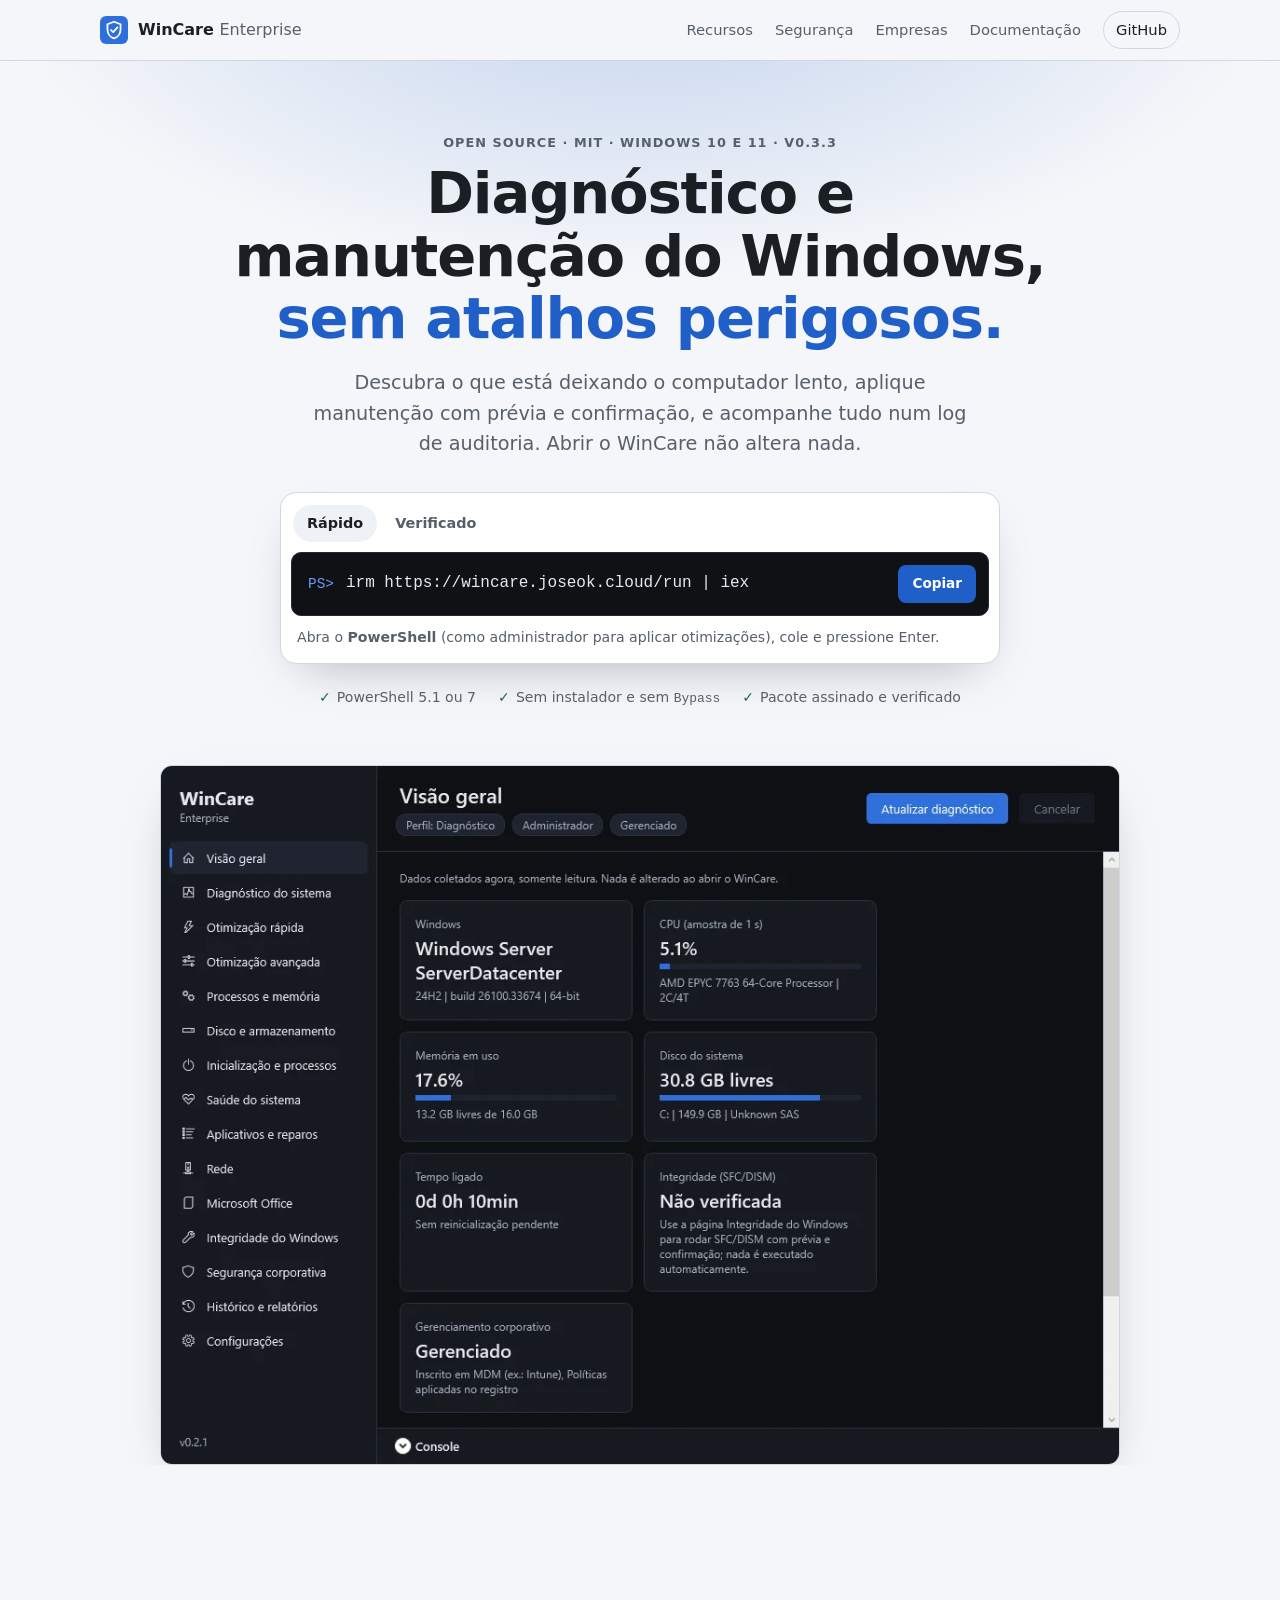
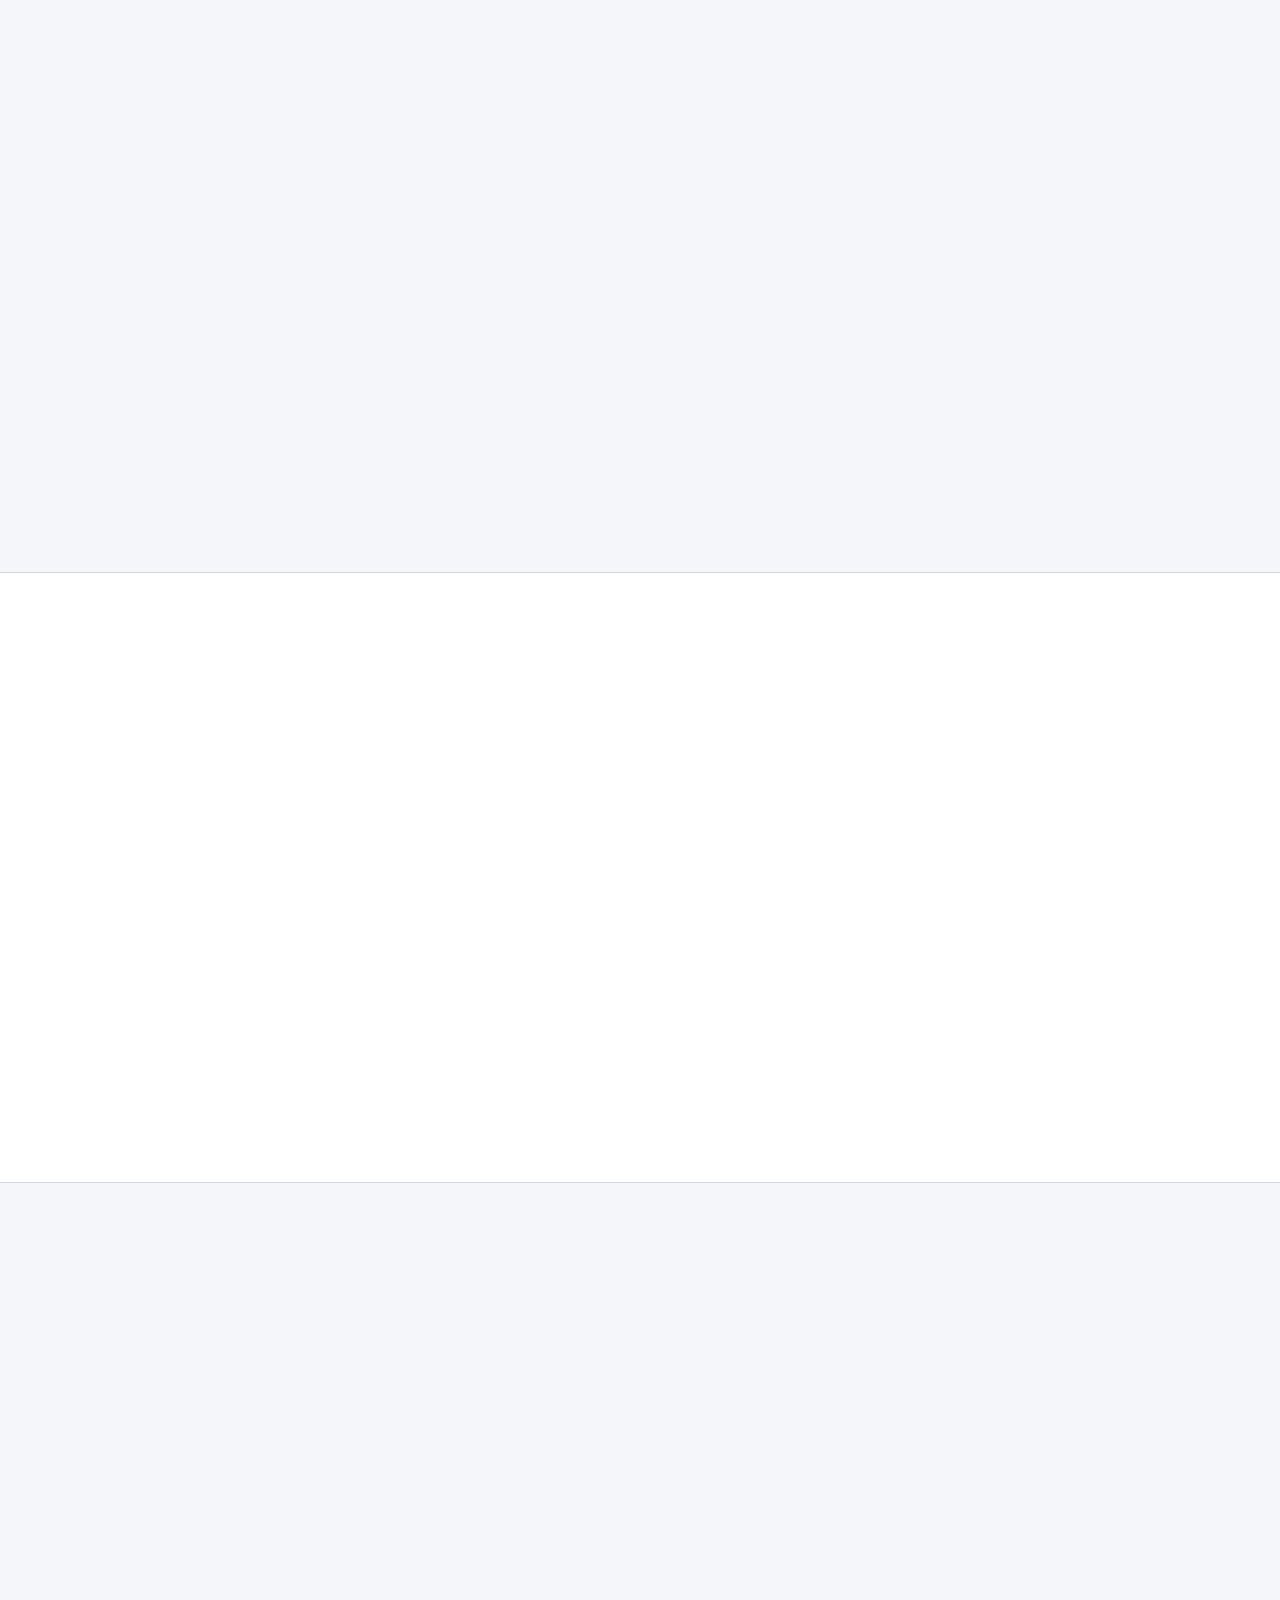
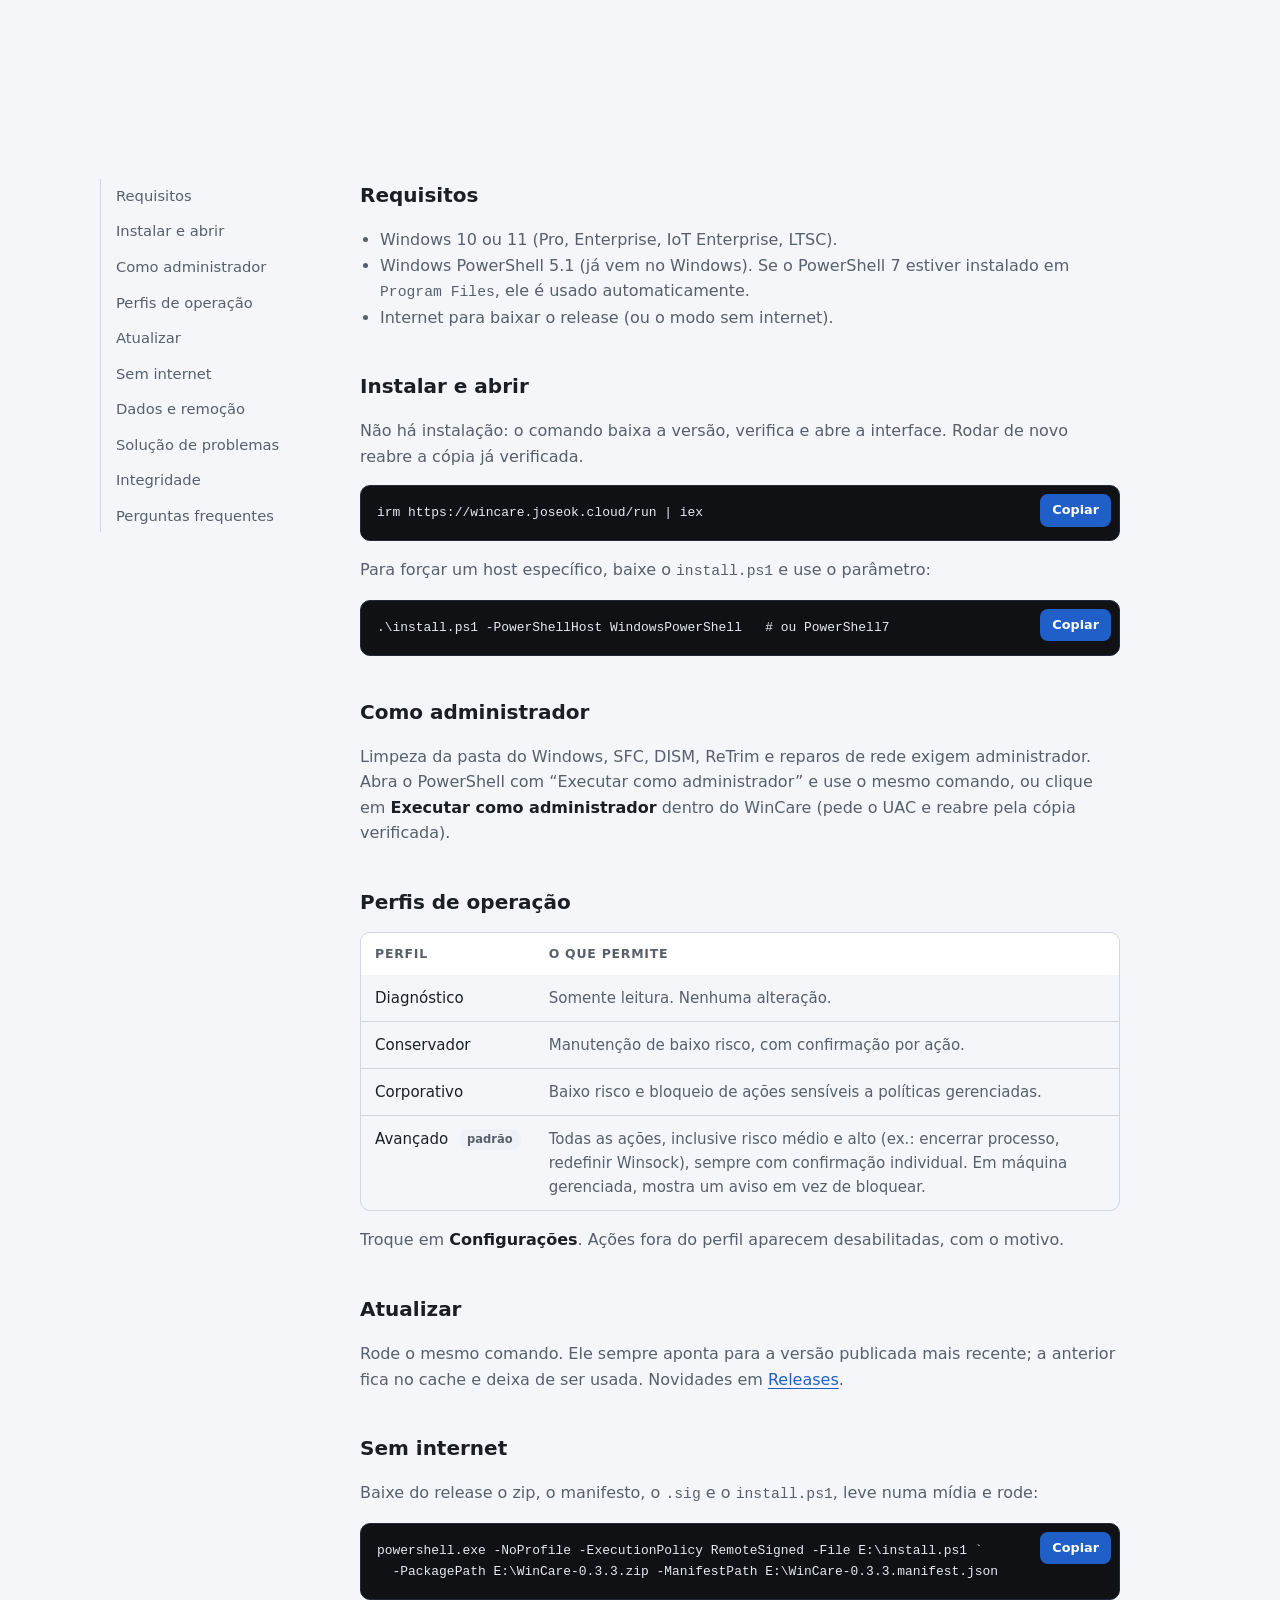
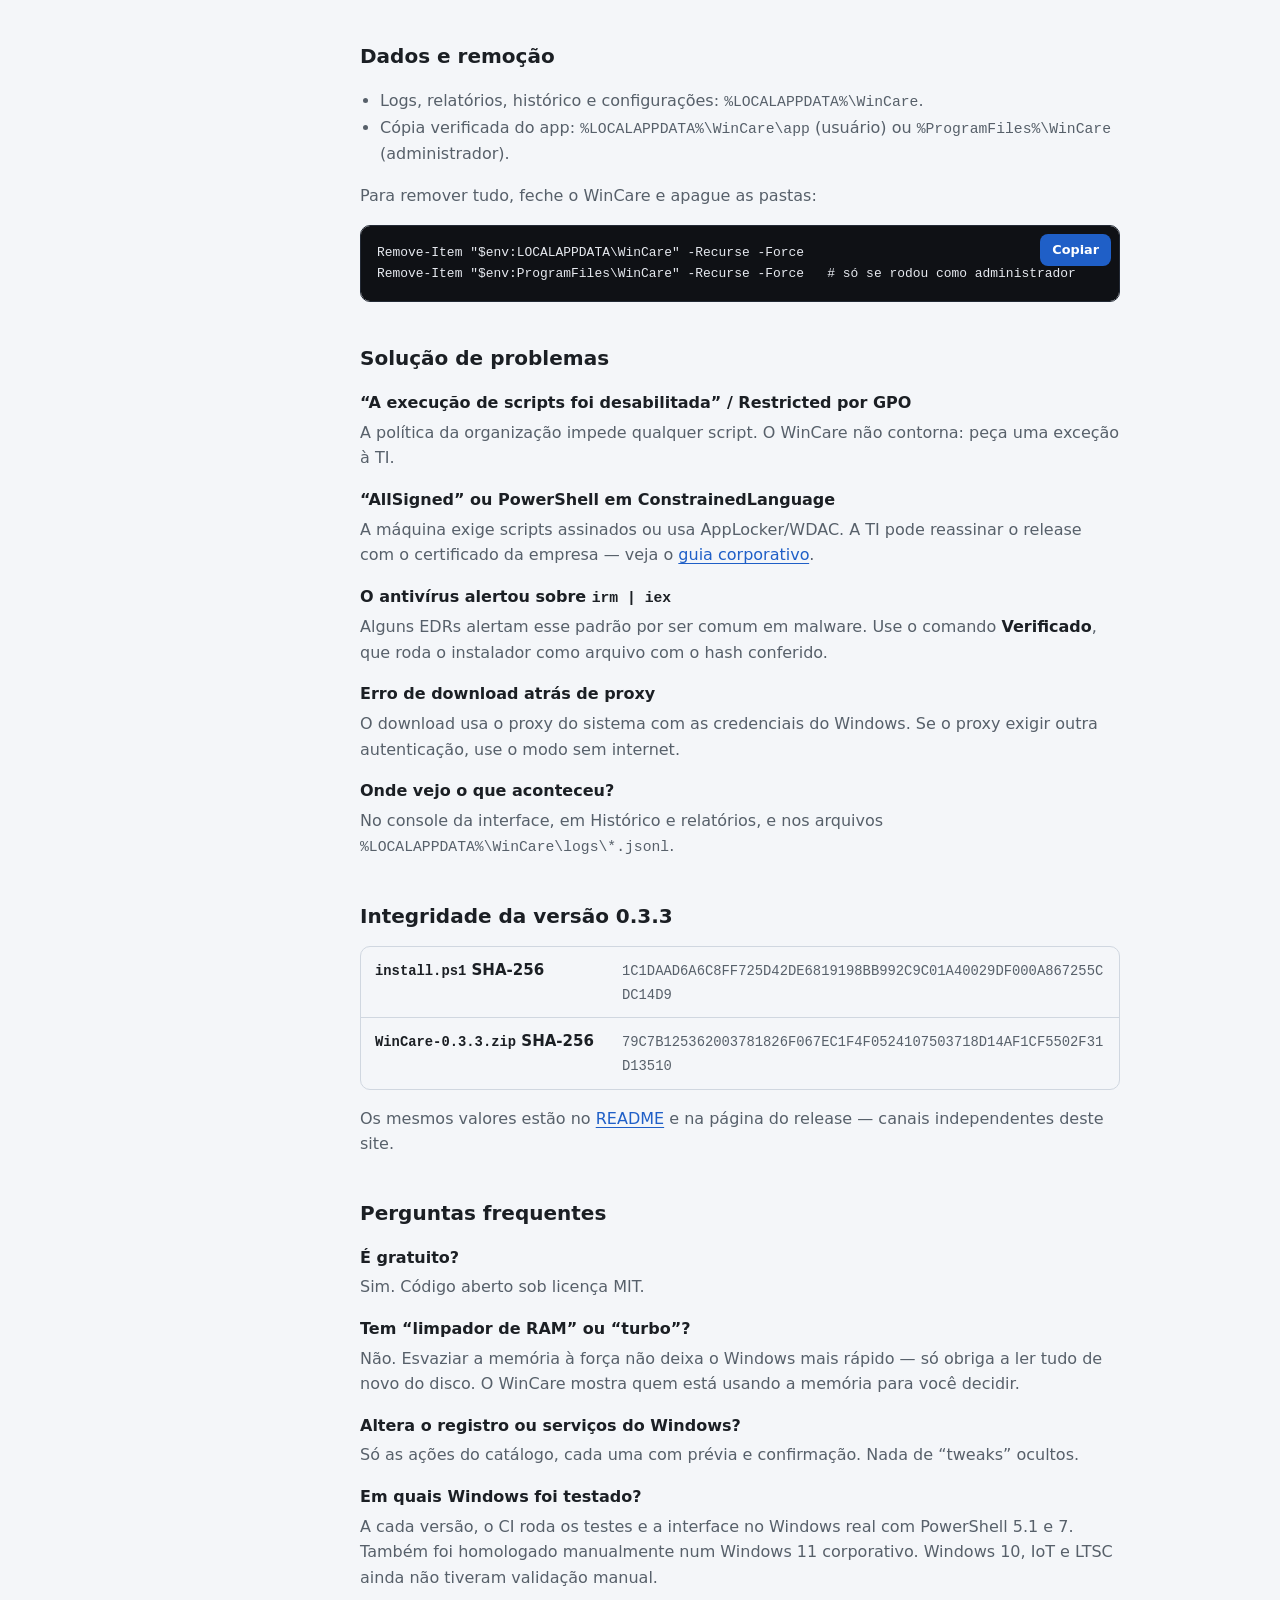
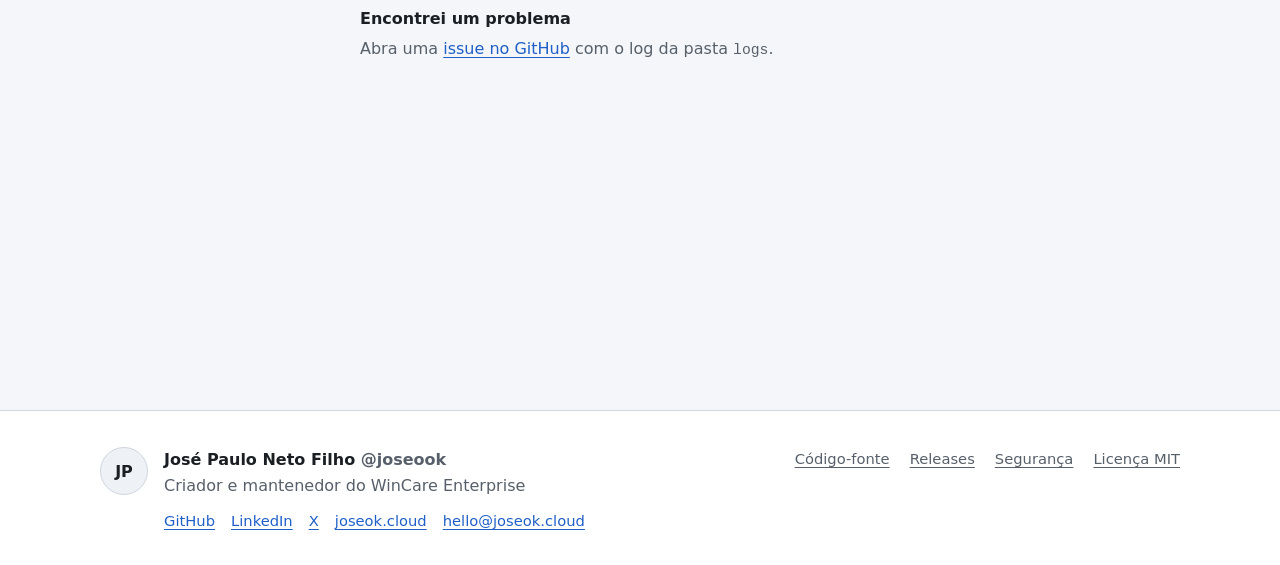
<file: index.html>
<!doctype html>
<html lang="pt-BR">
<head>
<meta charset="utf-8">
<meta name="viewport" content="width=device-width, initial-scale=1">
<meta http-equiv="Content-Security-Policy" content="default-src 'none'; style-src 'self'; script-src 'self'; img-src 'self'; base-uri 'none'; form-action 'none'">
<meta name="referrer" content="strict-origin-when-cross-origin">
<title>WinCare Enterprise — diagnóstico e manutenção do Windows</title>
<meta name="description" content="Ferramenta open source de diagnóstico, manutenção e otimização do Windows 10 e 11 para técnicos e empresas. Um comando, pacote assinado e verificado, nada muda sem a sua confirmação.">
<meta name="theme-color" content="#0F1115">
<meta property="og:title" content="WinCare Enterprise">
<meta property="og:description" content="Diagnóstico e manutenção do Windows, sem atalhos que contornem a segurança. Open source (MIT).">
<meta property="og:type" content="website">
<meta property="og:url" content="https://wincare.joseok.cloud/">
<link rel="stylesheet" href="styles.css?v=0.3.3">
<link rel="icon" href="assets/icon.svg?v=0.3.3" type="image/svg+xml">
<script src="app.js?v=0.3.3" defer></script>
</head>
<body>
<a class="skip" href="#instalar">Pular para o comando</a>

<header class="top">
  <div class="wrap top__in">
    <a class="brand" href="#" aria-label="WinCare Enterprise, início">
      <img src="assets/icon.svg?v=0.3.3" width="28" height="28" alt="">
      <span>WinCare <em>Enterprise</em></span>
    </a>
    <nav class="top__nav" aria-label="Seções">
      <a href="#recursos">Recursos</a>
      <a href="#seguranca">Segurança</a>
      <a href="#empresas">Empresas</a>
      <a href="#docs">Documentação</a>
      <a class="top__gh" href="https://github.com/joseook/WinCareEnterprise" rel="noopener">GitHub</a>
    </nav>
  </div>
</header>

<main>
  <!-- HERO: the command first (Mobbin refs: Giga install pill, Hermes Agent tabbed install box). -->
  <section class="hero" id="instalar">
    <div class="wrap hero__in">
      <p class="eyebrow reveal">Open source · MIT · Windows 10 e 11 · v0.3.3</p>
      <h1 class="reveal">Diagnóstico e manutenção do Windows, <span class="accent">sem atalhos perigosos.</span></h1>
      <p class="lead reveal">Descubra o que está deixando o computador lento, aplique manutenção com prévia e confirmação, e acompanhe tudo num log de auditoria. Abrir o WinCare não altera nada.</p>

      <div class="install reveal" data-tabs>
        <div class="install__tabs" role="tablist" aria-label="Forma de instalação">
          <button role="tab" id="tab-fast" aria-controls="pane-fast" aria-selected="true">Rápido</button>
          <button role="tab" id="tab-verified" aria-controls="pane-verified" aria-selected="false" tabindex="-1">Verificado</button>
        </div>
        <div class="install__pane" role="tabpanel" id="pane-fast" aria-labelledby="tab-fast">
          <div class="cmd">
            <span class="cmd__prompt" aria-hidden="true">PS&gt;</span>
            <code id="cmd-fast">irm https://wincare.joseok.cloud/run | iex</code>
            <button class="copy" data-copy="cmd-fast" aria-label="Copiar comando rápido">Copiar</button>
          </div>
          <p class="install__hint">Abra o <strong>PowerShell</strong> (como administrador para aplicar otimizações), cole e pressione Enter.</p>
        </div>
        <div class="install__pane" role="tabpanel" id="pane-verified" aria-labelledby="tab-verified" hidden>
          <div class="cmd cmd--long">
            <span class="cmd__prompt" aria-hidden="true">PS&gt;</span>
            <code id="cmd-verified">$f=&quot;$env:TEMP\wincare-install.ps1&quot;; iwr https://wincare.joseok.cloud/install.ps1 -UseBasicParsing -OutFile $f; if ((Get-FileHash $f -Algorithm SHA256).Hash -eq &#39;1C1DAAD6A6C8FF725D42DE6819198BB992C9C01A40029DF000A867255CDC14D9&#39;) { powershell.exe -NoProfile -ExecutionPolicy RemoteSigned -File $f } else { Write-Error &#39;install.ps1 nao confere - nada foi executado&#39; }</code>
            <button class="copy" data-copy="cmd-verified" aria-label="Copiar comando verificado">Copiar</button>
          </div>
          <p class="install__hint">O hash do <code>install.ps1</code> fica fixado no próprio comando. Indicado para auditoria e ambientes corporativos.</p>
        </div>
      </div>

      <ul class="meta reveal">
        <li>PowerShell 5.1 ou 7</li>
        <li>Sem instalador e sem <code>Bypass</code></li>
        <li>Pacote assinado e verificado</li>
      </ul>
    </div>
    <figure class="shot shot--hero reveal">
      <img src="assets/overview.webp?v=0.3.3" width="1028" height="749" alt="Tela Visão geral do WinCare: Windows, CPU, memória, disco, tempo ligado e gerenciamento corporativo" fetchpriority="high">
    </figure>
  </section>

  <section class="steps wrap" aria-labelledby="steps-title">
    <h2 id="steps-title" class="sr">Como funciona</h2>
    <ol class="steps__list">
      <li class="reveal"><span class="steps__n">1</span><h3>Cole o comando</h3><p>O <code>install.ps1</code> da versão é baixado e só roda se o SHA-256 conferir.</p></li>
      <li class="reveal"><span class="steps__n">2</span><h3>O pacote é verificado</h3><p>Assinatura RSA do manifesto, hash do zip e de cada arquivo. Qualquer diferença: nada é executado.</p></li>
      <li class="reveal"><span class="steps__n">3</span><h3>Diagnóstico, depois ação</h3><p>A interface abre em modo leitura. Cada ação mostra a prévia e pede confirmação.</p></li>
    </ol>
  </section>

  <section class="features wrap" id="recursos" aria-labelledby="feat-title">
    <header class="section-head reveal">
      <p class="eyebrow">Recursos</p>
      <h2 id="feat-title">Tudo que um técnico confere, num lugar só</h2>
      <p class="muted">Dezesseis páginas, em português e inglês, tema escuro e claro.</p>
    </header>
    <div class="grid">
      <article class="card reveal"><h3>Diagnóstico</h3><p>Edição e build do Windows, CPU, memória, discos HDD/SSD, tempo ligado, reinício pendente e sinais de gerenciamento, com alertas de limite documentado.</p></article>
      <article class="card reveal"><h3>Processos e memória</h3><p>Quem está consumindo RAM, suspeita de vazamento, programas em segundo plano sem assinatura e CPU agora. Encerra um processo com proteção a sistema e segurança.</p></article>
      <article class="card reveal"><h3>Saúde do sistema</h3><p>Telas azuis, desligamentos inesperados, erros de disco e hardware, drivers com problema, desgaste do SSD, bateria e tarefas de inicialização de terceiros.</p></article>
      <article class="card reveal"><h3>Otimização</h3><p>Limpeza de temporários com prévia do espaço, ReTrim em SSD, comparação antes/depois e ponto de restauração quando a Proteção do Sistema está ligada.</p></article>
      <article class="card reveal"><h3>Integridade do Windows</h3><p>SFC, DISM e CHKDSK oficiais, com a saída interpretada e registrada. Em máquina gerenciada, os reparos pedem confirmação com aviso (bloqueio total no perfil Corporativo).</p></article>
      <article class="card reveal"><h3>Aplicativos e reparos</h3><p>Programas instalados, desinstaladores quebrados, atualizações via winget (só as que você escolher) e redefinição de apps da Store.</p></article>
      <article class="card reveal"><h3>Rede</h3><p>Adaptadores, testes de gateway, DNS e internet, proxy e VPN. Limpa o cache DNS, renova IP e redefine o Winsock com confirmação.</p></article>
      <article class="card reveal"><h3>Microsoft Office</h3><p>Versão, canal, suplementos e o tempo de abertura do Word em modo normal e seguro, para achar o que deixa o Word lento.</p></article>
    </div>
  </section>

  <section class="gallery wrap" aria-labelledby="gal-title">
    <header class="section-head reveal">
      <p class="eyebrow">Capturas reais</p>
      <h2 id="gal-title">Renderizadas no Windows pelo CI a cada versão</h2>
    </header>
    <div class="gallery__grid">
      <figure class="shot reveal"><img src="assets/processes.webp?v=0.3.3" width="1028" height="749" loading="lazy" decoding="async" alt="Página Processos e memória com visão geral da memória e maiores consumidores"><figcaption>Processos e memória</figcaption></figure>
      <figure class="shot reveal"><img src="assets/health.webp?v=0.3.3" width="1028" height="749" loading="lazy" decoding="async" alt="Página Saúde do sistema com eventos críticos, falhas de aplicativos e drivers"><figcaption>Saúde do sistema</figcaption></figure>
      <figure class="shot reveal"><img src="assets/network.webp?v=0.3.3" width="1028" height="749" loading="lazy" decoding="async" alt="Página Rede com adaptadores e testes de conectividade"><figcaption>Rede</figcaption></figure>
      <figure class="shot reveal"><img src="assets/apps-light.webp?v=0.3.3" width="1028" height="749" loading="lazy" decoding="async" alt="Página Aplicativos e reparos no tema claro com a lista de programas instalados"><figcaption>Aplicativos e reparos (tema claro)</figcaption></figure>
    </div>
  </section>

  <section class="band" id="seguranca" aria-labelledby="sec-title">
    <div class="wrap band__in">
      <header class="section-head reveal">
        <p class="eyebrow">Segurança</p>
        <h2 id="sec-title">Feito para rodar como administrador em parque corporativo</h2>
      </header>
      <ul class="checks">
        <li class="reveal"><strong>Nunca desativa proteções.</strong> Nenhum perfil mexe em Defender, Firewall, BitLocker, Windows Update, GPO, MDM, EDR, VPN ou autenticação — o catálogo rejeita ações que tentem.</li>
        <li class="reveal"><strong>Política de execução respeitada.</strong> Usa <code>RemoteSigned</code> só no processo; GPO, AppLocker e WDAC continuam valendo. Sem <code>Bypass</code>.</li>
        <li class="reveal"><strong>Release assinado.</strong> Manifesto com RSA-3072 e chave pública fixada no <code>install.ps1</code>; hash de cada arquivo; nenhum arquivo extra aceito.</li>
        <li class="reveal"><strong>Prévia, confirmação e auditoria.</strong> Cada ação mostra o que faria, pede confirmação individual e fica no log JSONL local.</li>
        <li class="reveal"><strong>Elevação segura.</strong> Como administrador, a cópia verificada fica em <code>Program Files</code>; o processo elevado nunca executa arquivo gravável pelo usuário.</li>
        <li class="reveal"><strong>Sem telemetria.</strong> Diagnóstico e relatórios ficam no computador. Nada é enviado.</li>
      </ul>
    </div>
  </section>

  <section class="corp wrap" id="empresas" aria-labelledby="corp-title">
    <header class="section-head reveal">
      <p class="eyebrow">Empresas</p>
      <h2 id="corp-title">Funciona com as regras da sua TI</h2>
    </header>
    <div class="grid grid--3">
      <article class="card reveal"><h3>Perfil Corporativo</h3><p>Só ações de baixo risco e bloqueio de tudo que conflita com políticas gerenciadas, mesmo sem detectar o gerenciamento.</p></article>
      <article class="card reveal"><h3>AllSigned e AppLocker</h3><p>A TI verifica o release e reassina com o certificado da própria organização. O WinCare detecta e explica o bloqueio em vez de contornar.</p></article>
      <article class="card reveal"><h3>Proxy, offline e Intune</h3><p>Proxy com autenticação Windows, instalação a partir de mídia e distribuição da pasta assinada por Intune, ConfigMgr ou GPO.</p></article>
    </div>
    <p class="more reveal"><a href="https://github.com/joseook/WinCareEnterprise/blob/main/docs/CORPORATIVO.md" rel="noopener">Guia corporativo completo →</a></p>
  </section>

  <!-- DOCS: sticky table of contents + content (Mobbin refs: Base44 code blocks, Snowflake doc sections). -->
  <section class="docs wrap" id="docs" aria-labelledby="docs-title">
    <header class="section-head reveal">
      <p class="eyebrow">Documentação</p>
      <h2 id="docs-title">Guia rápido de uso</h2>
    </header>
    <div class="docs__layout">
      <nav class="toc" aria-label="Sumário da documentação">
        <a href="#d-requisitos">Requisitos</a>
        <a href="#d-instalar">Instalar e abrir</a>
        <a href="#d-admin">Como administrador</a>
        <a href="#d-perfis">Perfis de operação</a>
        <a href="#d-atualizar">Atualizar</a>
        <a href="#d-offline">Sem internet</a>
        <a href="#d-dados">Dados e remoção</a>
        <a href="#d-problemas">Solução de problemas</a>
        <a href="#d-integridade">Integridade</a>
        <a href="#d-faq">Perguntas frequentes</a>
      </nav>
      <div class="doc">
        <h3 id="d-requisitos">Requisitos</h3>
        <ul>
          <li>Windows 10 ou 11 (Pro, Enterprise, IoT Enterprise, LTSC).</li>
          <li>Windows PowerShell 5.1 (já vem no Windows). Se o PowerShell 7 estiver instalado em <code>Program Files</code>, ele é usado automaticamente.</li>
          <li>Internet para baixar o release (ou o modo sem internet).</li>
        </ul>

        <h3 id="d-instalar">Instalar e abrir</h3>
        <p>Não há instalação: o comando baixa a versão, verifica e abre a interface. Rodar de novo reabre a cópia já verificada.</p>
        <div class="code"><button class="copy" data-copy="d1" aria-label="Copiar">Copiar</button><pre><code id="d1">irm https://wincare.joseok.cloud/run | iex</code></pre></div>
        <p>Para forçar um host específico, baixe o <code>install.ps1</code> e use o parâmetro:</p>
        <div class="code"><button class="copy" data-copy="d2" aria-label="Copiar">Copiar</button><pre><code id="d2">.\install.ps1 -PowerShellHost WindowsPowerShell   # ou PowerShell7</code></pre></div>

        <h3 id="d-admin">Como administrador</h3>
        <p>Limpeza da pasta do Windows, SFC, DISM, ReTrim e reparos de rede exigem administrador. Abra o PowerShell com “Executar como administrador” e use o mesmo comando, ou clique em <strong>Executar como administrador</strong> dentro do WinCare (pede o UAC e reabre pela cópia verificada).</p>

        <h3 id="d-perfis">Perfis de operação</h3>
        <div class="table">
          <table>
            <thead><tr><th>Perfil</th><th>O que permite</th></tr></thead>
            <tbody>
              <tr><td>Diagnóstico</td><td>Somente leitura. Nenhuma alteração.</td></tr>
              <tr><td>Conservador</td><td>Manutenção de baixo risco, com confirmação por ação.</td></tr>
              <tr><td>Corporativo</td><td>Baixo risco e bloqueio de ações sensíveis a políticas gerenciadas.</td></tr>
              <tr><td>Avançado <span class="tag">padrão</span></td><td>Todas as ações, inclusive risco médio e alto (ex.: encerrar processo, redefinir Winsock), sempre com confirmação individual. Em máquina gerenciada, mostra um aviso em vez de bloquear.</td></tr>
            </tbody>
          </table>
        </div>
        <p>Troque em <strong>Configurações</strong>. Ações fora do perfil aparecem desabilitadas, com o motivo.</p>

        <h3 id="d-atualizar">Atualizar</h3>
        <p>Rode o mesmo comando. Ele sempre aponta para a versão publicada mais recente; a anterior fica no cache e deixa de ser usada. Novidades em <a href="https://github.com/joseook/WinCareEnterprise/releases" rel="noopener">Releases</a>.</p>

        <h3 id="d-offline">Sem internet</h3>
        <p>Baixe do release o zip, o manifesto, o <code>.sig</code> e o <code>install.ps1</code>, leve numa mídia e rode:</p>
        <div class="code"><button class="copy" data-copy="d3" aria-label="Copiar">Copiar</button><pre><code id="d3">powershell.exe -NoProfile -ExecutionPolicy RemoteSigned -File E:\install.ps1 `
  -PackagePath E:\WinCare-0.3.3.zip -ManifestPath E:\WinCare-0.3.3.manifest.json</code></pre></div>

        <h3 id="d-dados">Dados e remoção</h3>
        <ul>
          <li>Logs, relatórios, histórico e configurações: <code>%LOCALAPPDATA%\WinCare</code>.</li>
          <li>Cópia verificada do app: <code>%LOCALAPPDATA%\WinCare\app</code> (usuário) ou <code>%ProgramFiles%\WinCare</code> (administrador).</li>
        </ul>
        <p>Para remover tudo, feche o WinCare e apague as pastas:</p>
        <div class="code"><button class="copy" data-copy="d4" aria-label="Copiar">Copiar</button><pre><code id="d4">Remove-Item "$env:LOCALAPPDATA\WinCare" -Recurse -Force
Remove-Item "$env:ProgramFiles\WinCare" -Recurse -Force   # só se rodou como administrador</code></pre></div>

        <h3 id="d-problemas">Solução de problemas</h3>
        <dl class="faq">
          <dt>“A execução de scripts foi desabilitada” / Restricted por GPO</dt>
          <dd>A política da organização impede qualquer script. O WinCare não contorna: peça uma exceção à TI.</dd>
          <dt>“AllSigned” ou PowerShell em ConstrainedLanguage</dt>
          <dd>A máquina exige scripts assinados ou usa AppLocker/WDAC. A TI pode reassinar o release com o certificado da empresa — veja o <a href="https://github.com/joseook/WinCareEnterprise/blob/main/docs/CORPORATIVO.md" rel="noopener">guia corporativo</a>.</dd>
          <dt>O antivírus alertou sobre <code>irm | iex</code></dt>
          <dd>Alguns EDRs alertam esse padrão por ser comum em malware. Use o comando <strong>Verificado</strong>, que roda o instalador como arquivo com o hash conferido.</dd>
          <dt>Erro de download atrás de proxy</dt>
          <dd>O download usa o proxy do sistema com as credenciais do Windows. Se o proxy exigir outra autenticação, use o modo sem internet.</dd>
          <dt>Onde vejo o que aconteceu?</dt>
          <dd>No console da interface, em Histórico e relatórios, e nos arquivos <code>%LOCALAPPDATA%\WinCare\logs\*.jsonl</code>.</dd>
        </dl>

        <h3 id="d-integridade">Integridade da versão 0.3.3</h3>
        <div class="table">
          <table>
            <tbody>
              <tr><th scope="row"><code>install.ps1</code> SHA-256</th><td><code class="hash">1C1DAAD6A6C8FF725D42DE6819198BB992C9C01A40029DF000A867255CDC14D9</code></td></tr>
              <tr><th scope="row"><code>WinCare-0.3.3.zip</code> SHA-256</th><td><code class="hash">79C7B125362003781826F067EC1F4F0524107503718D14AF1CF5502F31D13510</code></td></tr>
            </tbody>
          </table>
        </div>
        <p>Os mesmos valores estão no <a href="https://github.com/joseook/WinCareEnterprise#readme" rel="noopener">README</a> e na página do release — canais independentes deste site.</p>

        <h3 id="d-faq">Perguntas frequentes</h3>
        <dl class="faq">
          <dt>É gratuito?</dt>
          <dd>Sim. Código aberto sob licença MIT.</dd>
          <dt>Tem “limpador de RAM” ou “turbo”?</dt>
          <dd>Não. Esvaziar a memória à força não deixa o Windows mais rápido — só obriga a ler tudo de novo do disco. O WinCare mostra quem está usando a memória para você decidir.</dd>
          <dt>Altera o registro ou serviços do Windows?</dt>
          <dd>Só as ações do catálogo, cada uma com prévia e confirmação. Nada de “tweaks” ocultos.</dd>
          <dt>Em quais Windows foi testado?</dt>
          <dd>A cada versão, o CI roda os testes e a interface no Windows real com PowerShell 5.1 e 7. Também foi homologado manualmente num Windows 11 corporativo. Windows 10, IoT e LTSC ainda não tiveram validação manual.</dd>
          <dt>Encontrei um problema</dt>
          <dd>Abra uma <a href="https://github.com/joseook/WinCareEnterprise/issues" rel="noopener">issue no GitHub</a> com o log da pasta <code>logs</code>.</dd>
        </dl>
      </div>
    </div>
  </section>

  <section class="cta wrap reveal" aria-labelledby="cta-title">
    <h2 id="cta-title">Pronto para testar?</h2>
    <div class="cmd">
      <span class="cmd__prompt" aria-hidden="true">PS&gt;</span>
      <code id="cmd-cta">irm https://wincare.joseok.cloud/run | iex</code>
      <button class="copy" data-copy="cmd-cta" aria-label="Copiar comando">Copiar</button>
    </div>
  </section>
</main>

<footer class="foot">
  <div class="wrap foot__in">
    <div class="dev">
      <span class="dev__avatar" aria-hidden="true">JP</span>
      <div>
        <p class="dev__name">José Paulo Neto Filho <span class="muted">@joseook</span></p>
        <p class="muted">Criador e mantenedor do WinCare Enterprise</p>
        <ul class="social">
          <li><a href="https://github.com/joseook" rel="noopener me">GitHub</a></li>
          <li><a href="https://www.linkedin.com/in/joseok/" rel="noopener me">LinkedIn</a></li>
          <li><a href="https://x.com/joseokdev" rel="noopener me">X</a></li>
          <li><a href="https://joseok.cloud" rel="noopener me">joseok.cloud</a></li>
          <li><a href="mailto:hello@joseok.cloud">hello@joseok.cloud</a></li>
        </ul>
      </div>
    </div>
    <div class="foot__links">
      <a href="https://github.com/joseook/WinCareEnterprise" rel="noopener">Código-fonte</a>
      <a href="https://github.com/joseook/WinCareEnterprise/releases" rel="noopener">Releases</a>
      <a href="https://github.com/joseook/WinCareEnterprise/blob/main/SECURITY.md" rel="noopener">Segurança</a>
      <a href="https://github.com/joseook/WinCareEnterprise/blob/main/LICENSE" rel="noopener">Licença MIT</a>
    </div>
  </div>
</footer>
<div class="toast" role="status" aria-live="polite"></div>
</body>
</html>
</file>
<file: styles.css>
/* WinCare site. Tokens mirror the app themes (Dark.xaml / Light.xaml). */
:root{
  --bg:#0F1115;--surface:#171A21;--surface-2:#1F2430;--border:#2C3342;--text:#E6E9EF;--muted:#A3ACBB;
  --accent:#4D8BF0;--accent-strong:#2F6FDB;--on-accent:#fff;--ok:#3DBE8B;--code-bg:#0B0D11;
  --radius:12px;--wrap:1120px;--shadow:0 20px 60px -20px rgba(0,0,0,.6);
  --font:"Segoe UI Variable Text","Segoe UI",system-ui,-apple-system,Roboto,"Helvetica Neue",Arial,sans-serif;
  --mono:"Cascadia Code","Cascadia Mono",Consolas,"SFMono-Regular",Menlo,monospace;
  color-scheme:dark;
}
@media (prefers-color-scheme:light){
  :root{--bg:#F4F6F9;--surface:#FFFFFF;--surface-2:#EEF1F5;--border:#D0D7E0;--text:#1B1F24;--muted:#57606A;
    --accent:#1F5FC7;--accent-strong:#1F5FC7;--ok:#17703F;--code-bg:#0F1115;--shadow:0 20px 50px -24px rgba(16,24,40,.35);color-scheme:light}
}
*{box-sizing:border-box}
html{scroll-behavior:smooth;-webkit-text-size-adjust:100%}
body{margin:0;background:var(--bg);color:var(--text);font:16px/1.6 var(--font);text-rendering:optimizeLegibility}
img{max-width:100%;height:auto;display:block}
a{color:var(--accent);text-underline-offset:3px}
a:hover{text-decoration-thickness:2px}
code{font-family:var(--mono);font-size:.92em}
:focus-visible{outline:2px solid var(--accent);outline-offset:3px;border-radius:4px}
.wrap{width:100%;max-width:var(--wrap);margin:0 auto;padding:0 20px}
.sr{position:absolute;width:1px;height:1px;overflow:hidden;clip:rect(0 0 0 0);white-space:nowrap}
.skip{position:absolute;left:-999px;top:8px;background:var(--accent-strong);color:#fff;padding:8px 12px;border-radius:8px;z-index:20}
.skip:focus{left:8px}
.muted{color:var(--muted)}
.accent{color:var(--accent)}
.eyebrow{margin:0 0 10px;font-size:.8rem;font-weight:600;letter-spacing:.08em;text-transform:uppercase;color:var(--muted)}

/* Top bar */
.top{position:sticky;top:0;z-index:10;background:color-mix(in srgb,var(--bg) 82%,transparent);backdrop-filter:saturate(1.4) blur(10px);border-bottom:1px solid var(--border)}
.top__in{display:flex;align-items:center;justify-content:space-between;height:60px;gap:16px}
.brand{display:flex;align-items:center;gap:10px;color:var(--text);text-decoration:none;font-weight:700}
.brand em{font-style:normal;font-weight:500;color:var(--muted)}
.top__nav{display:flex;align-items:center;gap:22px;font-size:.92rem}
.top__nav a{color:var(--muted);text-decoration:none}
.top__nav a:hover{color:var(--text)}
.top__gh{border:1px solid var(--border);padding:6px 12px;border-radius:999px;color:var(--text)!important}
@media (max-width:760px){.top__nav a:not(.top__gh):not([href="#docs"]){display:none}}

/* Hero */
.hero{padding:72px 0 0;overflow:hidden;background:radial-gradient(900px 420px at 50% -80px,color-mix(in srgb,var(--accent) 22%,transparent),transparent 70%)}
.hero__in{text-align:center;max-width:860px}
h1{font-size:clamp(2.1rem,5.2vw,3.6rem);line-height:1.08;letter-spacing:-.02em;margin:0 0 18px;text-wrap:balance}
.lead{font-size:clamp(1.05rem,2vw,1.2rem);color:var(--muted);max-width:680px;margin:0 auto 32px;text-wrap:pretty}
.install{max-width:720px;margin:0 auto;text-align:left;background:var(--surface);border:1px solid var(--border);border-radius:16px;padding:10px;box-shadow:var(--shadow)}
.install__tabs{display:flex;gap:4px;padding:2px 2px 10px}
.install__tabs button{font:inherit;font-size:.9rem;font-weight:600;color:var(--muted);background:transparent;border:0;padding:7px 14px;border-radius:999px;cursor:pointer}
.install__tabs button[aria-selected="true"]{background:var(--surface-2);color:var(--text)}
.install__hint{margin:10px 6px 4px;font-size:.88rem;color:var(--muted)}
.cmd{display:flex;align-items:center;gap:12px;background:var(--code-bg);color:#E6E9EF;border:1px solid #232a36;border-radius:10px;padding:12px 12px 12px 16px;min-width:0}
.cmd code{flex:1;min-width:0;font-size:1rem;white-space:nowrap;overflow-x:auto;scrollbar-width:thin;padding:2px 0}
.cmd--long code{font-size:.82rem}
.cmd__prompt{color:#6B9BFF;font-family:var(--mono);font-size:.9rem;user-select:none}
.copy{flex:none;font:inherit;font-size:.85rem;font-weight:600;color:#fff;background:var(--accent-strong);border:0;border-radius:8px;padding:8px 14px;cursor:pointer;transition:transform .15s ease,background .15s ease}
.copy:hover{background:#2560c4}
.copy:active{transform:scale(.97)}
.copy[data-done]{background:#17703F}
.meta{list-style:none;display:flex;flex-wrap:wrap;justify-content:center;gap:8px 22px;padding:0;margin:22px 0 0;font-size:.88rem;color:var(--muted)}
.meta li::before{content:"✓";color:var(--ok);margin-right:6px;font-weight:700}
.shot{margin:0}
.shot img{border-radius:var(--radius);border:1px solid var(--border);box-shadow:var(--shadow)}
.shot--hero{max-width:1000px;margin:56px auto 0;padding:0 20px;transform-origin:50% 0}
.shot figcaption{margin-top:10px;font-size:.9rem;color:var(--muted)}

/* Sections */
section{scroll-margin-top:76px}
.steps{padding:72px 20px 8px}
.steps__list{list-style:none;padding:0;margin:0;display:grid;gap:16px;grid-template-columns:repeat(3,1fr)}
.steps__list li{background:var(--surface);border:1px solid var(--border);border-radius:var(--radius);padding:22px}
.steps__n{display:inline-grid;place-items:center;width:30px;height:30px;border-radius:50%;background:color-mix(in srgb,var(--accent) 18%,transparent);color:var(--accent);font-weight:700;margin-bottom:10px}
.steps h3,.card h3{margin:0 0 6px;font-size:1.05rem}
.steps p,.card p{margin:0;color:var(--muted);font-size:.95rem}
.section-head{max-width:720px;margin:0 0 28px}
.section-head h2{font-size:clamp(1.6rem,3.4vw,2.2rem);line-height:1.15;letter-spacing:-.01em;margin:0 0 8px;text-wrap:balance}
.features,.gallery,.corp,.docs{padding:88px 20px 0}
.grid{display:grid;gap:16px;grid-template-columns:repeat(4,1fr)}
.grid--3{grid-template-columns:repeat(3,1fr)}
.card{background:var(--surface);border:1px solid var(--border);border-radius:var(--radius);padding:22px;transition:border-color .2s ease,transform .2s ease}
.card:hover{border-color:color-mix(in srgb,var(--accent) 55%,var(--border));transform:translateY(-2px)}
.gallery__grid{display:grid;gap:24px;grid-template-columns:repeat(2,1fr)}
.band{margin-top:88px;padding:72px 0;background:var(--surface);border-block:1px solid var(--border)}
.checks{list-style:none;padding:0;margin:0;display:grid;gap:14px 28px;grid-template-columns:repeat(2,1fr)}
.checks li{position:relative;padding-left:30px;color:var(--muted)}
.checks li strong{color:var(--text)}
.checks li::before{content:"";position:absolute;left:0;top:5px;width:18px;height:18px;border-radius:50%;background:color-mix(in srgb,var(--ok) 20%,transparent);box-shadow:inset 0 0 0 1.5px var(--ok)}
.more{margin:20px 0 0}

/* Docs */
.docs__layout{display:grid;grid-template-columns:220px 1fr;gap:40px;align-items:start}
.toc{position:sticky;top:84px;display:flex;flex-direction:column;gap:2px;border-left:1px solid var(--border);font-size:.92rem}
.toc a{color:var(--muted);text-decoration:none;padding:5px 14px;margin-left:-1px;border-left:2px solid transparent}
.toc a:hover{color:var(--text)}
.toc a[aria-current="true"]{color:var(--text);border-left-color:var(--accent)}
.doc{min-width:0;max-width:760px}
.doc h3{font-size:1.25rem;margin:40px 0 10px;scroll-margin-top:80px}
.doc h3:first-child{margin-top:0}
.doc p,.doc li{color:var(--muted)}
.doc strong{color:var(--text)}
.doc ul{padding-left:20px}
.code{position:relative;margin:14px 0}
.code pre{margin:0;background:var(--code-bg);color:#E6E9EF;border:1px solid #232a36;border-radius:10px;padding:16px 92px 16px 16px;overflow-x:auto;font-size:.88rem;line-height:1.55}
.code .copy{position:absolute;top:9px;right:9px;padding:6px 12px;font-size:.8rem}
.table{overflow-x:auto;border:1px solid var(--border);border-radius:10px;margin:14px 0}
table{border-collapse:collapse;width:100%;font-size:.94rem}
th,td{text-align:left;padding:11px 14px;border-bottom:1px solid var(--border);vertical-align:top}
tr:last-child th,tr:last-child td{border-bottom:0}
thead th{font-size:.78rem;text-transform:uppercase;letter-spacing:.06em;color:var(--muted);background:var(--surface)}
td{color:var(--muted)}
td:first-child,tbody th{color:var(--text);white-space:nowrap}
.hash{word-break:break-all;white-space:normal}
.tag{display:inline-block;font-size:.72rem;font-weight:600;padding:1px 8px;border-radius:999px;background:var(--surface-2);color:var(--muted);margin-left:6px;vertical-align:1px}
.faq dt{font-weight:600;color:var(--text);margin-top:16px}
.faq dd{margin:4px 0 0;color:var(--muted)}

/* CTA + footer */
.cta{padding:96px 20px;text-align:center}
.cta h2{font-size:clamp(1.6rem,3.4vw,2.2rem);margin:0 0 20px}
.cta .cmd{max-width:560px;margin:0 auto;text-align:left}
.foot{border-top:1px solid var(--border);padding:36px 0 44px;background:var(--surface)}
.foot__in{display:flex;justify-content:space-between;gap:28px;flex-wrap:wrap;align-items:flex-start}
.dev{display:flex;gap:16px;align-items:flex-start}
.dev p{margin:0}
.dev__avatar{flex:none;display:grid;place-items:center;width:48px;height:48px;border-radius:50%;background:var(--surface-2);border:1px solid var(--border);font-weight:700}
.dev__name{font-weight:600}
.social{list-style:none;display:flex;flex-wrap:wrap;gap:6px 16px;padding:0;margin:10px 0 0;font-size:.92rem}
.foot__links{display:flex;flex-wrap:wrap;gap:8px 20px;font-size:.92rem}
.foot__links a{color:var(--muted)}
.toast{position:fixed;left:50%;bottom:24px;transform:translate(-50%,20px);opacity:0;background:var(--text);color:var(--bg);padding:10px 16px;border-radius:999px;font-size:.9rem;font-weight:600;pointer-events:none;transition:opacity .2s ease,transform .2s ease}
.toast[data-show]{opacity:1;transform:translate(-50%,0)}

/* Motion: content is visible without JS; .js enables the reveal. */
.js .reveal{opacity:0;transform:translateY(14px);transition:opacity .6s cubic-bezier(.2,.7,.2,1),transform .6s cubic-bezier(.2,.7,.2,1)}
.js .reveal.in{opacity:1;transform:none}
@media (prefers-reduced-motion:reduce){html{scroll-behavior:auto}.js .reveal{opacity:1;transform:none;transition:none}.card,.copy,.toast{transition:none}}

/* Responsive */
@media (max-width:980px){.grid{grid-template-columns:repeat(2,1fr)}.docs__layout{grid-template-columns:1fr}.toc{position:static;flex-direction:row;flex-wrap:wrap;border-left:0;gap:6px}.toc a{border:1px solid var(--border);border-radius:999px;padding:4px 12px;margin:0}.toc a[aria-current="true"]{border-color:var(--accent)}}
@media (max-width:720px){.hero{padding-top:44px}.steps__list,.grid,.grid--3,.gallery__grid,.checks{grid-template-columns:1fr}.cmd{padding:10px 10px 10px 12px;gap:8px}.cmd__prompt{display:none}.shot--hero{margin-top:36px}.features,.gallery,.corp,.docs{padding-top:64px}.band{margin-top:64px;padding:56px 0}}
@media (max-width:720px){.cmd:not(.cmd--long) code{white-space:normal;overflow-wrap:anywhere;line-height:1.45}}
@media (max-width:420px){.brand em{display:none}.top__nav{gap:12px}}
</file>
